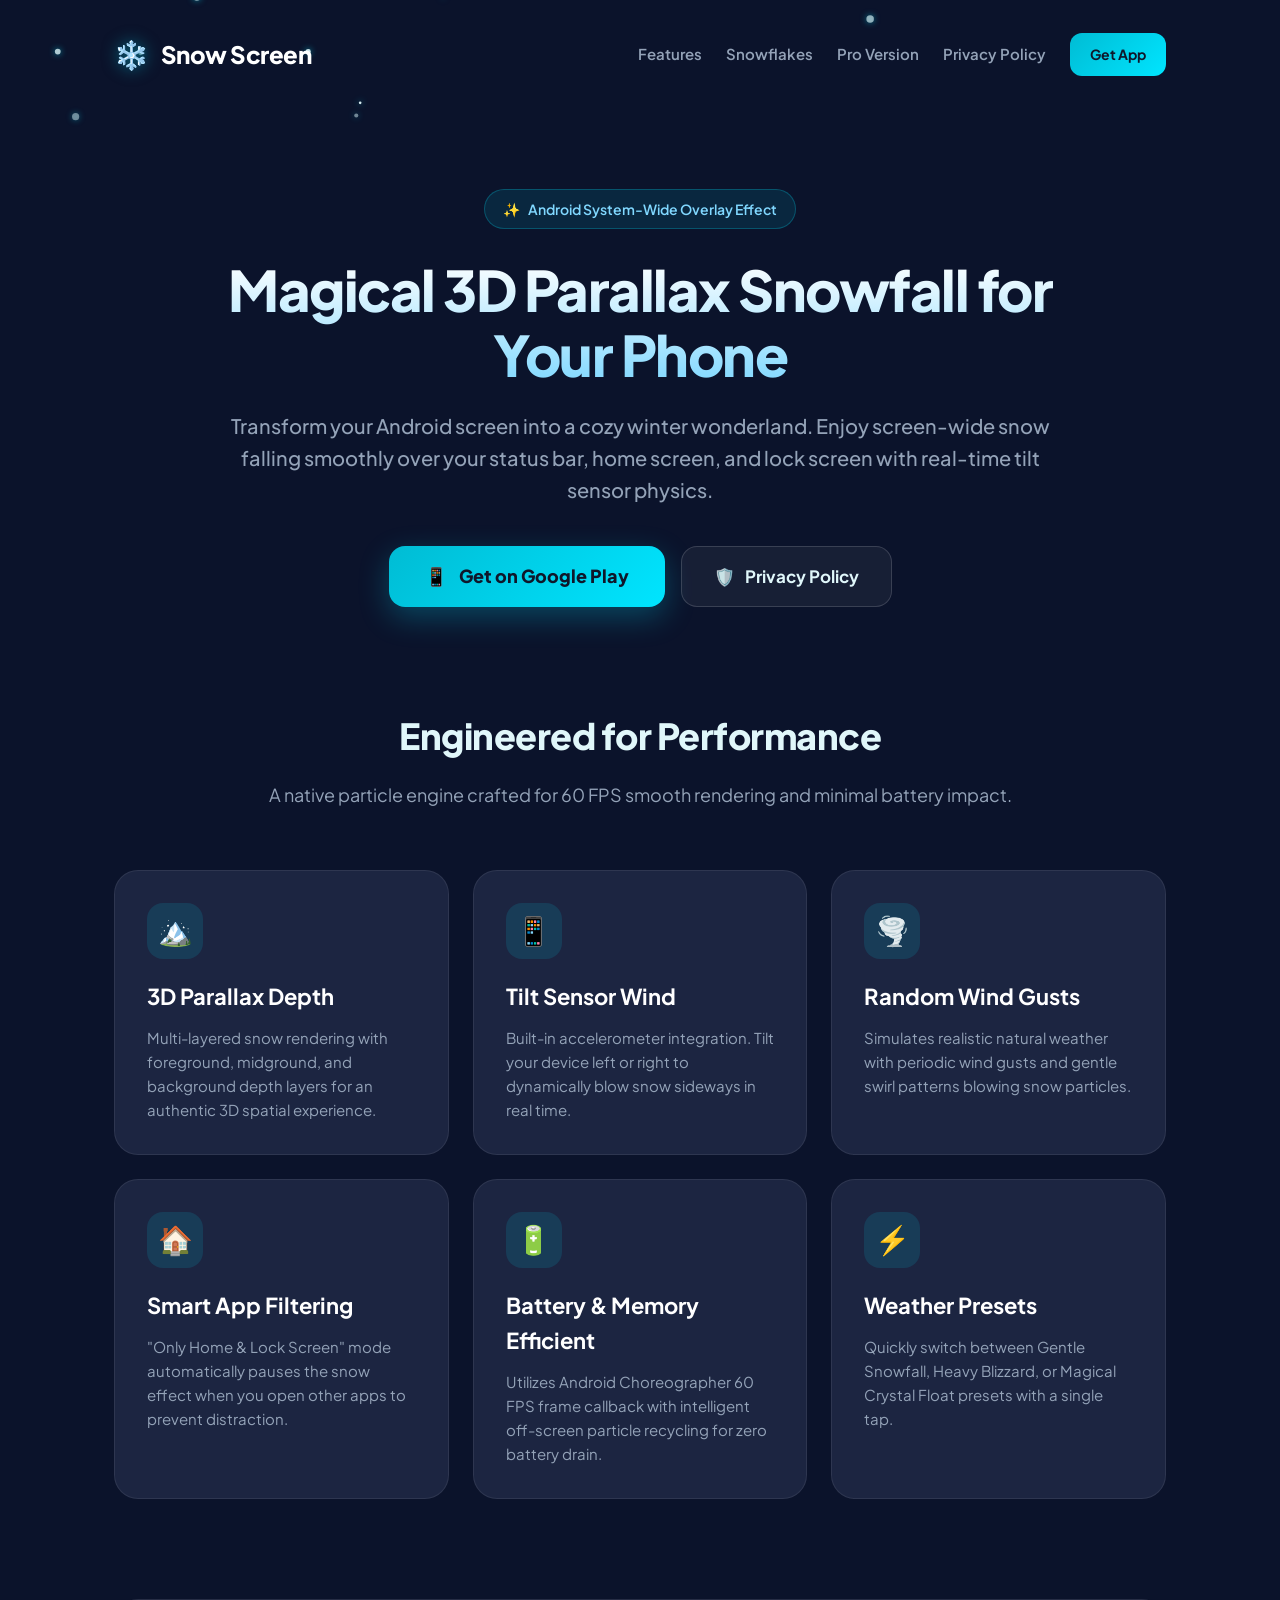
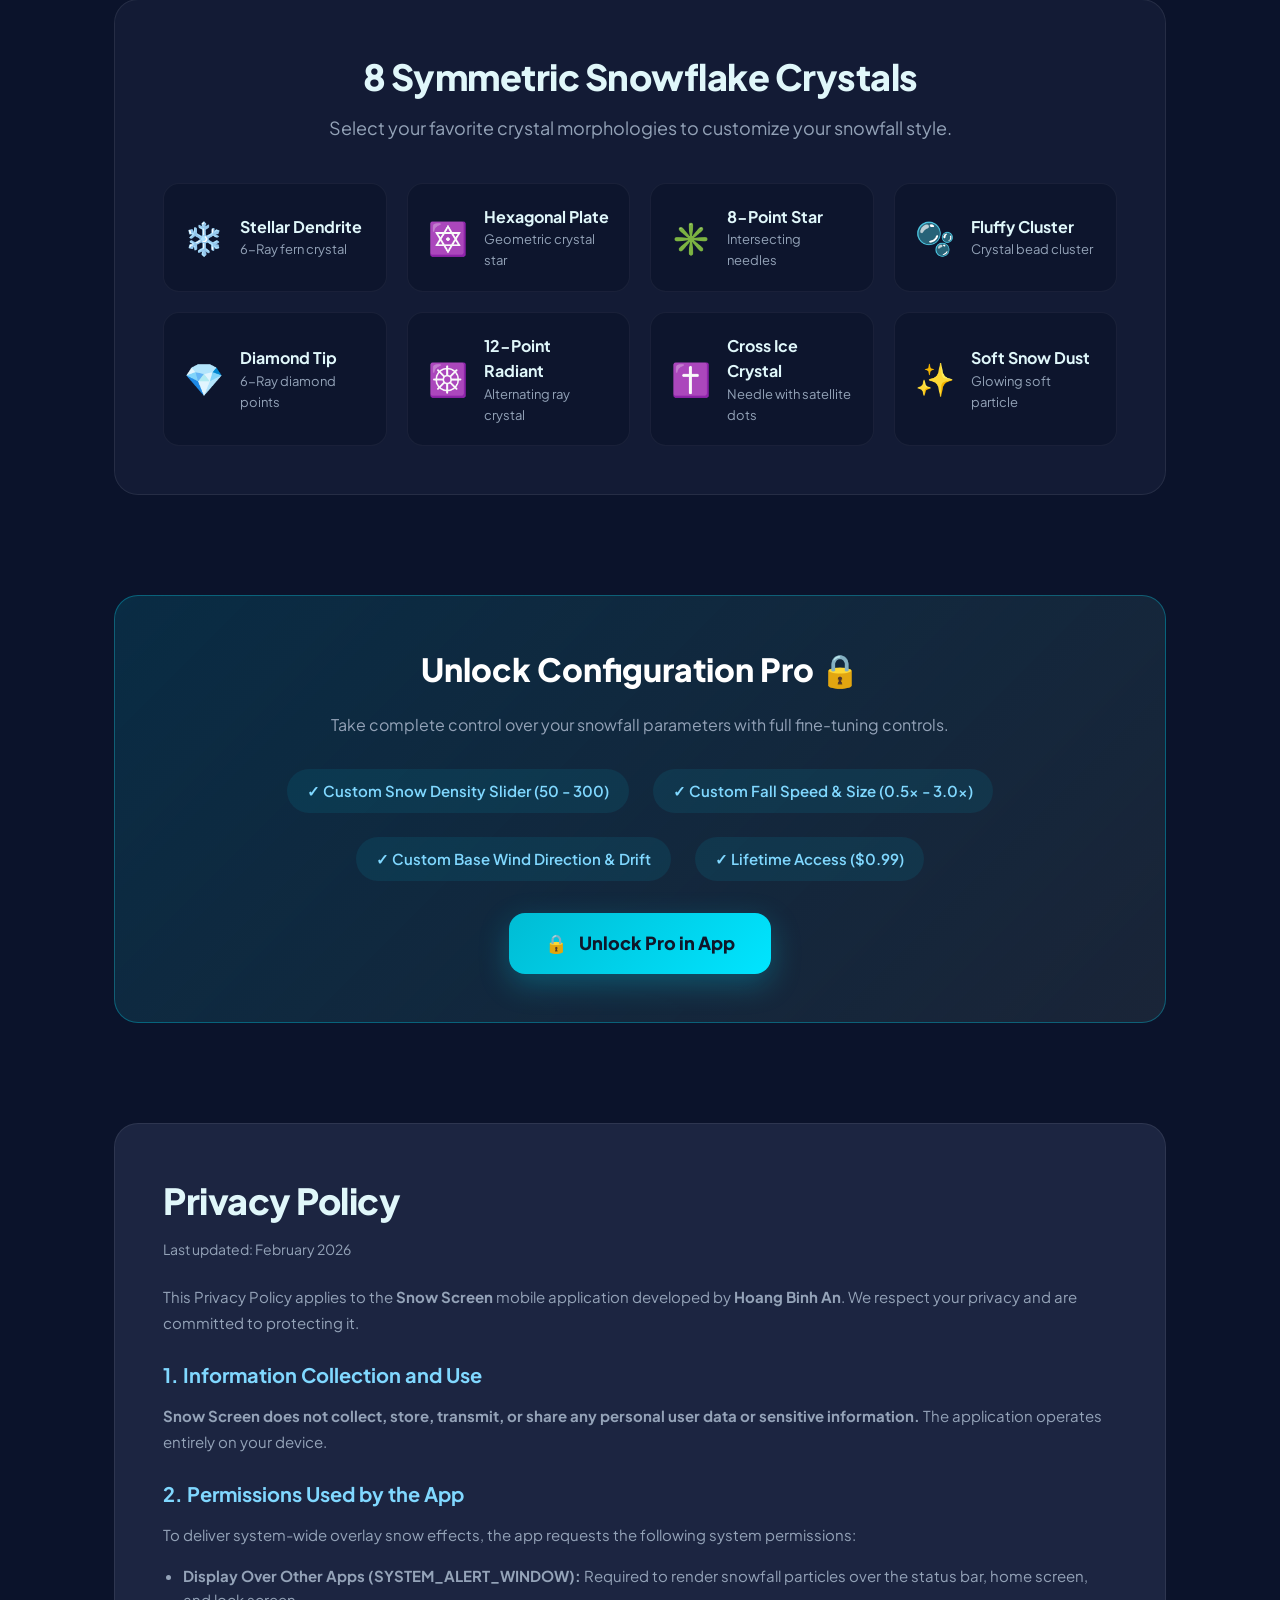
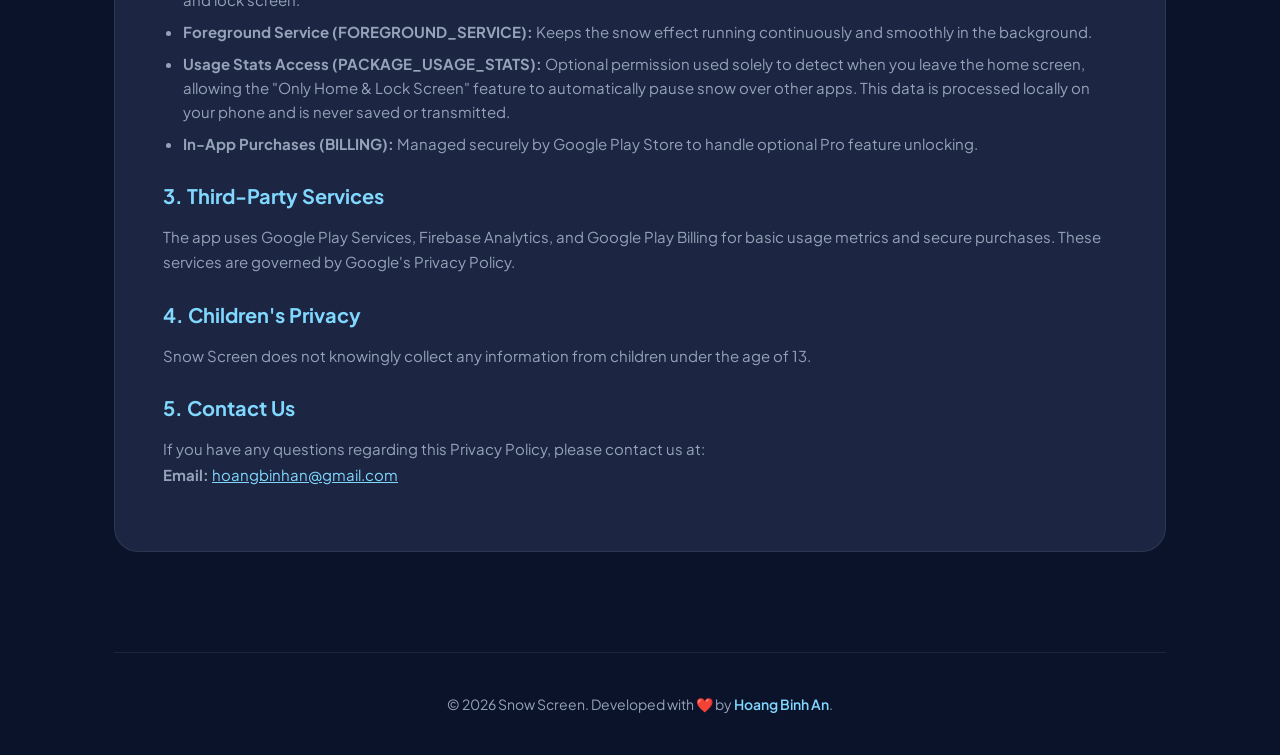
<file: landing-page/index.html>
<!DOCTYPE html>
<html lang="en">
<head>
    <meta charset="UTF-8">
    <meta name="viewport" content="width=device-width, initial-scale=1.0">
    <title>Snow Screen ❄️ - 3D Parallax Snowfall Overlay for Android</title>
    <meta name="description" content="Snow Screen brings a magical 3D parallax snowfall overlay to your Android status bar, home screen, and lock screen with tilt sensor wind physics and custom crystal shapes.">
    <link rel="preconnect" href="https://fonts.googleapis.com">
    <link rel="preconnect" href="https://fonts.gstatic.com" crossorigin>
    <link href="https://fonts.googleapis.com/css2?family=Plus+Jakarta+Sans:wght@400;500;600;700;800&display=swap" rel="stylesheet">
    <style>
        :root {
            --bg-dark: #0B132B;
            --bg-card: #1C2541;
            --bg-card-hover: #232F4E;
            --accent-cyan: #00BCD4;
            --accent-ice: #80D8FF;
            --text-light: #E0F7FA;
            --text-muted: #94A3B8;
            --radius-lg: 24px;
            --radius-md: 16px;
        }

        * {
            box-sizing: border-box;
            margin: 0;
            padding: 0;
        }

        body {
            font-family: 'Plus Jakarta Sans', -apple-system, BlinkMacSystemFont, sans-serif;
            background-color: var(--bg-dark);
            color: var(--text-light);
            line-height: 1.6;
            overflow-x: hidden;
            position: relative;
        }

        /* Snow Canvas Overlay */
        #snow-canvas {
            position: fixed;
            top: 0;
            left: 0;
            width: 100vw;
            height: 100vh;
            pointer-events: none;
            z-index: 10;
        }

        /* Container */
        .container {
            max-width: 1100px;
            margin: 0 auto;
            padding: 0 24px;
            position: relative;
            z-index: 20;
        }

        /* Navigation */
        nav {
            display: flex;
            justify-content: space-between;
            align-items: center;
            padding: 32px 0;
        }

        .brand {
            display: flex;
            align-items: center;
            gap: 12px;
            font-size: 24px;
            font-weight: 800;
            color: #FFFFFF;
            text-decoration: none;
            letter-spacing: -0.5px;
        }

        .brand-icon {
            font-size: 28px;
            filter: drop-shadow(0 0 8px rgba(0, 188, 212, 0.6));
        }

        .nav-links {
            display: flex;
            gap: 24px;
            align-items: center;
        }

        .nav-link {
            color: var(--text-muted);
            text-decoration: none;
            font-weight: 600;
            font-size: 15px;
            transition: color 0.2s ease;
        }

        .nav-link:hover {
            color: var(--accent-ice);
        }

        .btn-header {
            background: linear-gradient(135deg, #00BCD4 0%, #00E5FF 100%);
            color: #0F172A;
            padding: 10px 20px;
            border-radius: 12px;
            font-weight: 700;
            font-size: 14px;
            text-decoration: none;
            transition: transform 0.2s ease, box-shadow 0.2s ease;
        }

        .btn-header:hover {
            transform: translateY(-2px);
            box-shadow: 0 8px 20px rgba(0, 229, 255, 0.3);
        }

        /* Hero Section */
        .hero {
            padding: 80px 0 100px;
            text-align: center;
            max-width: 850px;
            margin: 0 auto;
        }

        .hero-badge {
            display: inline-flex;
            align-items: center;
            gap: 8px;
            background: rgba(0, 188, 212, 0.12);
            border: 1px solid rgba(0, 188, 212, 0.3);
            padding: 8px 18px;
            border-radius: 100px;
            color: var(--accent-ice);
            font-size: 14px;
            font-weight: 600;
            margin-bottom: 28px;
        }

        .hero-title {
            font-size: 56px;
            font-weight: 800;
            line-height: 1.15;
            letter-spacing: -1.5px;
            margin-bottom: 24px;
            background: linear-gradient(180deg, #FFFFFF 0%, #80D8FF 100%);
            -webkit-background-clip: text;
            -webkit-text-fill-color: transparent;
        }

        .hero-subtitle {
            font-size: 20px;
            color: var(--text-muted);
            margin-bottom: 40px;
            font-weight: 500;
            line-height: 1.6;
        }

        .hero-cta {
            display: flex;
            gap: 16px;
            justify-content: center;
            flex-wrap: wrap;
        }

        .btn-primary {
            background: linear-gradient(135deg, #00BCD4 0%, #00E5FF 100%);
            color: #0F172A;
            padding: 16px 36px;
            border-radius: var(--radius-md);
            font-weight: 800;
            font-size: 18px;
            text-decoration: none;
            display: inline-flex;
            align-items: center;
            gap: 12px;
            transition: all 0.25s ease;
            box-shadow: 0 10px 30px rgba(0, 229, 255, 0.25);
        }

        .btn-primary:hover {
            transform: translateY(-3px);
            box-shadow: 0 14px 40px rgba(0, 229, 255, 0.4);
        }

        .btn-secondary {
            background: rgba(255, 255, 255, 0.05);
            border: 1px solid rgba(255, 255, 255, 0.15);
            color: var(--text-light);
            padding: 16px 32px;
            border-radius: var(--radius-md);
            font-weight: 700;
            font-size: 17px;
            text-decoration: none;
            display: inline-flex;
            align-items: center;
            gap: 10px;
            transition: all 0.25s ease;
        }

        .btn-secondary:hover {
            background: rgba(255, 255, 255, 0.1);
            border-color: rgba(255, 255, 255, 0.3);
            transform: translateY(-2px);
        }

        /* Features Section */
        .section-title {
            text-align: center;
            font-size: 36px;
            font-weight: 800;
            margin-bottom: 16px;
            letter-spacing: -0.5px;
        }

        .section-subtitle {
            text-align: center;
            color: var(--text-muted);
            font-size: 18px;
            margin-bottom: 60px;
        }

        .features-grid {
            display: grid;
            grid-template-columns: repeat(auto-fit, minmax(320px, 1fr));
            gap: 24px;
            margin-bottom: 100px;
        }

        .feature-card {
            background-color: var(--bg-card);
            border: 1px solid rgba(255, 255, 255, 0.08);
            border-radius: var(--radius-lg);
            padding: 32px;
            transition: all 0.3s ease;
        }

        .feature-card:hover {
            background-color: var(--bg-card-hover);
            transform: translateY(-4px);
            border-color: rgba(0, 188, 212, 0.3);
        }

        .feature-icon {
            width: 56px;
            height: 56px;
            border-radius: 16px;
            background: rgba(0, 188, 212, 0.15);
            display: flex;
            align-items: center;
            justify-content: center;
            font-size: 28px;
            margin-bottom: 20px;
            color: var(--accent-ice);
        }

        .feature-title {
            font-size: 22px;
            font-weight: 700;
            margin-bottom: 12px;
            color: #FFFFFF;
        }

        .feature-desc {
            color: var(--text-muted);
            font-size: 15px;
            line-height: 1.6;
        }

        /* Shapes Showcase */
        .shapes-section {
            background: rgba(28, 37, 65, 0.5);
            border: 1px solid rgba(255, 255, 255, 0.08);
            border-radius: var(--radius-lg);
            padding: 48px;
            margin-bottom: 100px;
            backdrop-filter: blur(10px);
        }

        .shapes-grid {
            display: grid;
            grid-template-columns: repeat(auto-fit, minmax(220px, 1fr));
            gap: 20px;
            margin-top: 40px;
        }

        .shape-item {
            background: rgba(11, 19, 43, 0.6);
            border-radius: var(--radius-md);
            padding: 20px;
            display: flex;
            align-items: center;
            gap: 16px;
            border: 1px solid rgba(255, 255, 255, 0.05);
        }

        .shape-icon {
            font-size: 32px;
        }

        .shape-name {
            font-size: 16px;
            font-weight: 700;
            color: var(--text-light);
        }

        .shape-desc {
            font-size: 13px;
            color: var(--text-muted);
        }

        /* Pro Banner */
        .pro-banner {
            background: linear-gradient(135deg, rgba(0, 188, 212, 0.15) 0%, rgba(30, 41, 59, 0.8) 100%);
            border: 1px solid rgba(0, 229, 255, 0.3);
            border-radius: var(--radius-lg);
            padding: 48px;
            text-align: center;
            margin-bottom: 100px;
            position: relative;
            overflow: hidden;
        }

        .pro-title {
            font-size: 32px;
            font-weight: 800;
            margin-bottom: 16px;
            color: #FFFFFF;
        }

        .pro-desc {
            color: var(--text-muted);
            font-size: 16px;
            max-width: 650px;
            margin: 0 auto 32px;
        }

        .pro-list {
            display: flex;
            justify-content: center;
            gap: 24px;
            flex-wrap: wrap;
            margin-bottom: 32px;
        }

        .pro-item {
            display: flex;
            align-items: center;
            gap: 8px;
            font-size: 15px;
            font-weight: 600;
            color: var(--accent-ice);
            background: rgba(0, 188, 212, 0.1);
            padding: 10px 20px;
            border-radius: 100px;
        }

        /* Privacy Policy Card */
        .privacy-section {
            background-color: var(--bg-card);
            border: 1px solid rgba(255, 255, 255, 0.08);
            border-radius: var(--radius-lg);
            padding: 48px;
            margin-bottom: 100px;
            scroll-margin-top: 40px;
        }

        .privacy-content h3 {
            font-size: 20px;
            color: var(--accent-ice);
            margin: 24px 0 12px;
            font-weight: 700;
        }

        .privacy-content p {
            color: var(--text-muted);
            font-size: 15px;
            margin-bottom: 16px;
            line-height: 1.7;
        }

        .privacy-content ul {
            margin-left: 20px;
            color: var(--text-muted);
            font-size: 15px;
            margin-bottom: 16px;
        }

        .privacy-content li {
            margin-bottom: 8px;
        }

        /* Footer */
        footer {
            border-top: 1px solid rgba(255, 255, 255, 0.08);
            padding: 40px 0;
            text-align: center;
            color: var(--text-muted);
            font-size: 14px;
        }

        footer a {
            color: var(--accent-ice);
            text-decoration: none;
            font-weight: 600;
        }

        footer a:hover {
            text-decoration: underline;
        }

        /* Responsive */
        @media (max-width: 768px) {
            .hero-title {
                font-size: 40px;
            }

            .hero-subtitle {
                font-size: 17px;
            }

            .shapes-section, .privacy-section, .pro-banner {
                padding: 28px 20px;
            }

            .nav-links {
                display: none;
            }
        }
    </style>
</head>
<body>

    <!-- Snow Animation Canvas -->
    <canvas id="snow-canvas"></canvas>

    <div class="container">
        <!-- Header Nav -->
        <nav>
            <a href="#" class="brand">
                <span class="brand-icon">❄️</span>
                <span>Snow Screen</span>
            </a>
            <div class="nav-links">
                <a href="#features" class="nav-link">Features</a>
                <a href="#shapes" class="nav-link">Snowflakes</a>
                <a href="#pro" class="nav-link">Pro Version</a>
                <a href="#privacy" class="nav-link">Privacy Policy</a>
                <a href="#download" class="btn-header">Get App</a>
            </div>
        </nav>

        <!-- Hero Section -->
        <section class="hero">
            <div class="hero-badge">
                <span>✨</span> Android System-Wide Overlay Effect
            </div>
            <h1 class="hero-title">Magical 3D Parallax Snowfall for Your Phone</h1>
            <p class="hero-subtitle">
                Transform your Android screen into a cozy winter wonderland. Enjoy screen-wide snow falling smoothly over your status bar, home screen, and lock screen with real-time tilt sensor physics.
            </p>
            <div class="hero-cta" id="download">
                <a href="https://play.google.com/store/apps/details?id=com.hoangbinhan.snowscreen" class="btn-primary" target="_blank">
                    <span>📱</span> Get on Google Play
                </a>
                <a href="#privacy" class="btn-secondary">
                    <span>🛡️</span> Privacy Policy
                </a>
            </div>
        </section>

        <!-- Features Section -->
        <section id="features">
            <h2 class="section-title">Engineered for Performance</h2>
            <p class="section-subtitle">A native particle engine crafted for 60 FPS smooth rendering and minimal battery impact.</p>

            <div class="features-grid">
                <div class="feature-card">
                    <div class="feature-icon">🏔️</div>
                    <h3 class="feature-title">3D Parallax Depth</h3>
                    <p class="feature-desc">
                        Multi-layered snow rendering with foreground, midground, and background depth layers for an authentic 3D spatial experience.
                    </p>
                </div>

                <div class="feature-card">
                    <div class="feature-icon">📱</div>
                    <h3 class="feature-title">Tilt Sensor Wind</h3>
                    <p class="feature-desc">
                        Built-in accelerometer integration. Tilt your device left or right to dynamically blow snow sideways in real time.
                    </p>
                </div>

                <div class="feature-card">
                    <div class="feature-icon">🌪️</div>
                    <h3 class="feature-title">Random Wind Gusts</h3>
                    <p class="feature-desc">
                        Simulates realistic natural weather with periodic wind gusts and gentle swirl patterns blowing snow particles.
                    </p>
                </div>

                <div class="feature-card">
                    <div class="feature-icon">🏠</div>
                    <h3 class="feature-title">Smart App Filtering</h3>
                    <p class="feature-desc">
                        "Only Home & Lock Screen" mode automatically pauses the snow effect when you open other apps to prevent distraction.
                    </p>
                </div>

                <div class="feature-card">
                    <div class="feature-icon">🔋</div>
                    <h3 class="feature-title">Battery & Memory Efficient</h3>
                    <p class="feature-desc">
                        Utilizes Android Choreographer 60 FPS frame callback with intelligent off-screen particle recycling for zero battery drain.
                    </p>
                </div>

                <div class="feature-card">
                    <div class="feature-icon">⚡</div>
                    <h3 class="feature-title">Weather Presets</h3>
                    <p class="feature-desc">
                        Quickly switch between Gentle Snowfall, Heavy Blizzard, or Magical Crystal Float presets with a single tap.
                    </p>
                </div>
            </div>
        </section>

        <!-- Snowflake Shapes Showcase -->
        <section class="shapes-section" id="shapes">
            <h2 class="section-title" style="margin-bottom: 8px;">8 Symmetric Snowflake Crystals</h2>
            <p class="section-subtitle" style="margin-bottom: 0;">Select your favorite crystal morphologies to customize your snowfall style.</p>

            <div class="shapes-grid">
                <div class="shape-item">
                    <div class="shape-icon">❄️</div>
                    <div>
                        <div class="shape-name">Stellar Dendrite</div>
                        <div class="shape-desc">6-Ray fern crystal</div>
                    </div>
                </div>

                <div class="shape-item">
                    <div class="shape-icon">🔯</div>
                    <div>
                        <div class="shape-name">Hexagonal Plate</div>
                        <div class="shape-desc">Geometric crystal star</div>
                    </div>
                </div>

                <div class="shape-item">
                    <div class="shape-icon">✳️</div>
                    <div>
                        <div class="shape-name">8-Point Star</div>
                        <div class="shape-desc">Intersecting needles</div>
                    </div>
                </div>

                <div class="shape-item">
                    <div class="shape-icon">🫧</div>
                    <div>
                        <div class="shape-name">Fluffy Cluster</div>
                        <div class="shape-desc">Crystal bead cluster</div>
                    </div>
                </div>

                <div class="shape-item">
                    <div class="shape-icon">💎</div>
                    <div>
                        <div class="shape-name">Diamond Tip</div>
                        <div class="shape-desc">6-Ray diamond points</div>
                    </div>
                </div>

                <div class="shape-item">
                    <div class="shape-icon">☸️</div>
                    <div>
                        <div class="shape-name">12-Point Radiant</div>
                        <div class="shape-desc">Alternating ray crystal</div>
                    </div>
                </div>

                <div class="shape-item">
                    <div class="shape-icon">✝️</div>
                    <div>
                        <div class="shape-name">Cross Ice Crystal</div>
                        <div class="shape-desc">Needle with satellite dots</div>
                    </div>
                </div>

                <div class="shape-item">
                    <div class="shape-icon">✨</div>
                    <div>
                        <div class="shape-name">Soft Snow Dust</div>
                        <div class="shape-desc">Glowing soft particle</div>
                    </div>
                </div>
            </div>
        </section>

        <!-- Pro Version Section -->
        <section class="pro-banner" id="pro">
            <h2 class="pro-title">Unlock Configuration Pro 🔒</h2>
            <p class="pro-desc">Take complete control over your snowfall parameters with full fine-tuning controls.</p>

            <div class="pro-list">
                <div class="pro-item">✓ Custom Snow Density Slider (50 - 300)</div>
                <div class="pro-item">✓ Custom Fall Speed & Size (0.5x - 3.0x)</div>
                <div class="pro-item">✓ Custom Base Wind Direction & Drift</div>
                <div class="pro-item">✓ Lifetime Access ($0.99)</div>
            </div>

            <a href="https://play.google.com/store/apps/details?id=com.hoangbinhan.snowscreen" class="btn-primary" target="_blank">
                <span>🔒</span> Unlock Pro in App
            </a>
        </section>

        <!-- Privacy Policy Section -->
        <section class="privacy-section" id="privacy">
            <h2 class="section-title" style="text-align: left; margin-bottom: 8px;">Privacy Policy</h2>
            <p style="color: var(--text-muted); font-size: 14px; margin-bottom: 24px;">Last updated: February 2026</p>

            <div class="privacy-content">
                <p>
                    This Privacy Policy applies to the <strong>Snow Screen</strong> mobile application developed by <strong>Hoang Binh An</strong>. We respect your privacy and are committed to protecting it.
                </p>

                <h3>1. Information Collection and Use</h3>
                <p>
                    <strong>Snow Screen does not collect, store, transmit, or share any personal user data or sensitive information.</strong> The application operates entirely on your device.
                </p>

                <h3>2. Permissions Used by the App</h3>
                <p>To deliver system-wide overlay snow effects, the app requests the following system permissions:</p>
                <ul>
                    <li><strong>Display Over Other Apps (SYSTEM_ALERT_WINDOW):</strong> Required to render snowfall particles over the status bar, home screen, and lock screen.</li>
                    <li><strong>Foreground Service (FOREGROUND_SERVICE):</strong> Keeps the snow effect running continuously and smoothly in the background.</li>
                    <li><strong>Usage Stats Access (PACKAGE_USAGE_STATS):</strong> Optional permission used solely to detect when you leave the home screen, allowing the "Only Home & Lock Screen" feature to automatically pause snow over other apps. This data is processed locally on your phone and is never saved or transmitted.</li>
                    <li><strong>In-App Purchases (BILLING):</strong> Managed securely by Google Play Store to handle optional Pro feature unlocking.</li>
                </ul>

                <h3>3. Third-Party Services</h3>
                <p>
                    The app uses Google Play Services, Firebase Analytics, and Google Play Billing for basic usage metrics and secure purchases. These services are governed by Google's Privacy Policy.
                </p>

                <h3>4. Children's Privacy</h3>
                <p>
                    Snow Screen does not knowingly collect any information from children under the age of 13.
                </p>

                <h3>5. Contact Us</h3>
                <p>
                    If you have any questions regarding this Privacy Policy, please contact us at: <br>
                    <strong>Email:</strong> <a href="mailto:hoangbinhan@gmail.com" style="color: var(--accent-ice);">hoangbinhan@gmail.com</a>
                </p>
            </div>
        </section>

        <!-- Footer -->
        <footer>
            <p>© 2026 Snow Screen. Developed with ❤️ by <a href="https://github.com/hoangbinhan/SnowScreen" target="_blank">Hoang Binh An</a>.</p>
        </footer>
    </div>

    <!-- JavaScript Lightweight Snowfall Animation for Web -->
    <script>
        const canvas = document.getElementById('snow-canvas');
        const ctx = canvas.getContext('2d');

        let width = canvas.width = window.innerWidth;
        let height = canvas.height = window.innerHeight;

        window.addEventListener('resize', () => {
            width = canvas.width = window.innerWidth;
            height = canvas.height = window.innerHeight;
        });

        class Flake {
            constructor() {
                this.reset();
            }

            reset() {
                this.x = Math.random() * width;
                this.y = Math.random() * -height;
                this.radius = Math.random() * 3 + 1;
                this.speed = Math.random() * 1.2 + 0.8;
                this.wind = Math.random() * 0.8 - 0.4;
                this.opacity = Math.random() * 0.7 + 0.3;
            }

            update() {
                this.y += this.speed;
                this.x += this.wind + Math.sin(this.y * 0.01) * 0.3;

                if (this.y > height) {
                    this.reset();
                    this.y = 0;
                }
            }

            draw() {
                ctx.beginPath();
                ctx.arc(this.x, this.y, this.radius, 0, Math.PI * 2);
                ctx.fillStyle = `rgba(224, 247, 250, ${this.opacity})`;
                ctx.shadowBlur = 6;
                ctx.shadowColor = 'rgba(0, 229, 255, 0.8)';
                ctx.fill();
            }
        }

        const flakes = Array.from({ length: 60 }, () => new Flake());

        function animate() {
            ctx.clearRect(0, 0, width, height);
            flakes.forEach(flake => {
                flake.update();
                flake.draw();
            });
            requestAnimationFrame(animate);
        }

        animate();
    </script>
</body>
</html>
</file>
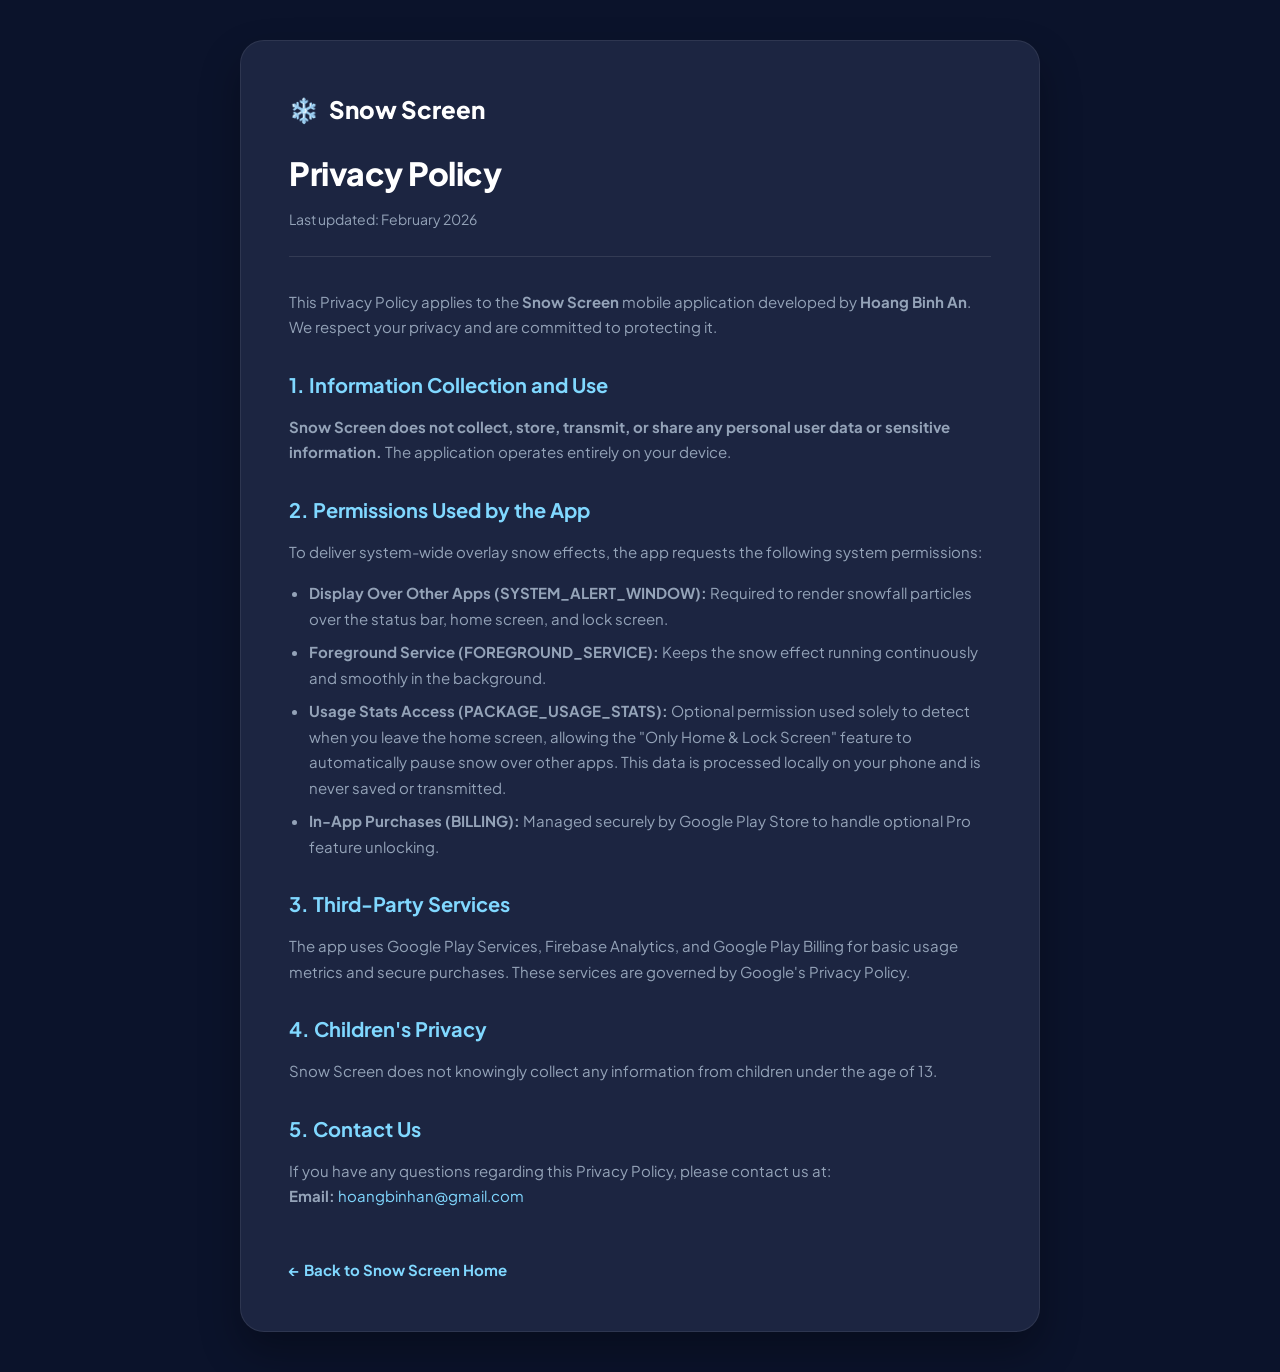
<file: landing-page/privacy.html>
<!DOCTYPE html>
<html lang="en">
<head>
    <meta charset="UTF-8">
    <meta name="viewport" content="width=device-width, initial-scale=1.0">
    <title>Privacy Policy - Snow Screen ❄️</title>
    <meta name="description" content="Privacy Policy for Snow Screen Android application. We respect your privacy and do not collect any personal user data.">
    <link rel="preconnect" href="https://fonts.googleapis.com">
    <link rel="preconnect" href="https://fonts.gstatic.com" crossorigin>
    <link href="https://fonts.googleapis.com/css2?family=Plus+Jakarta+Sans:wght@400;500;600;700;800&display=swap" rel="stylesheet">
    <style>
        :root {
            --bg-dark: #0B132B;
            --bg-card: #1C2541;
            --accent-cyan: #00BCD4;
            --accent-ice: #80D8FF;
            --text-light: #E0F7FA;
            --text-muted: #94A3B8;
            --radius-lg: 24px;
        }

        * {
            box-sizing: border-box;
            margin: 0;
            padding: 0;
        }

        body {
            font-family: 'Plus Jakarta Sans', -apple-system, BlinkMacSystemFont, sans-serif;
            background-color: var(--bg-dark);
            color: var(--text-light);
            line-height: 1.7;
            padding: 40px 20px;
        }

        .container {
            max-width: 800px;
            margin: 0 auto;
            background-color: var(--bg-card);
            border: 1px solid rgba(255, 255, 255, 0.08);
            border-radius: var(--radius-lg);
            padding: 48px;
            box-shadow: 0 20px 40px rgba(0, 0, 0, 0.3);
        }

        .header {
            border-bottom: 1px solid rgba(255, 255, 255, 0.1);
            padding-bottom: 24px;
            margin-bottom: 32px;
        }

        .brand {
            display: inline-flex;
            align-items: center;
            gap: 10px;
            font-size: 24px;
            font-weight: 800;
            color: #FFFFFF;
            text-decoration: none;
            margin-bottom: 16px;
        }

        h1 {
            font-size: 32px;
            font-weight: 800;
            color: #FFFFFF;
            letter-spacing: -0.5px;
        }

        .last-updated {
            color: var(--text-muted);
            font-size: 14px;
            margin-top: 8px;
        }

        h2 {
            font-size: 20px;
            color: var(--accent-ice);
            margin: 28px 0 12px;
            font-weight: 700;
        }

        p {
            color: var(--text-muted);
            font-size: 15px;
            margin-bottom: 16px;
        }

        ul {
            margin-left: 20px;
            color: var(--text-muted);
            font-size: 15px;
            margin-bottom: 16px;
        }

        li {
            margin-bottom: 8px;
        }

        a {
            color: var(--accent-ice);
            text-decoration: none;
        }

        a:hover {
            text-decoration: underline;
        }

        .back-link {
            display: inline-block;
            margin-top: 32px;
            font-weight: 700;
            font-size: 15px;
        }

        @media (max-width: 600px) {
            .container {
                padding: 24px;
            }
            h1 {
                font-size: 26px;
            }
        }
    </style>
</head>
<body>

    <div class="container">
        <div class="header">
            <a href="index.html" class="brand">
                <span>❄️</span>
                <span>Snow Screen</span>
            </a>
            <h1>Privacy Policy</h1>
            <div class="last-updated">Last updated: February 2026</div>
        </div>

        <p>
            This Privacy Policy applies to the <strong>Snow Screen</strong> mobile application developed by <strong>Hoang Binh An</strong>. We respect your privacy and are committed to protecting it.
        </p>

        <h2>1. Information Collection and Use</h2>
        <p>
            <strong>Snow Screen does not collect, store, transmit, or share any personal user data or sensitive information.</strong> The application operates entirely on your device.
        </p>

        <h2>2. Permissions Used by the App</h2>
        <p>To deliver system-wide overlay snow effects, the app requests the following system permissions:</p>
        <ul>
            <li><strong>Display Over Other Apps (SYSTEM_ALERT_WINDOW):</strong> Required to render snowfall particles over the status bar, home screen, and lock screen.</li>
            <li><strong>Foreground Service (FOREGROUND_SERVICE):</strong> Keeps the snow effect running continuously and smoothly in the background.</li>
            <li><strong>Usage Stats Access (PACKAGE_USAGE_STATS):</strong> Optional permission used solely to detect when you leave the home screen, allowing the "Only Home & Lock Screen" feature to automatically pause snow over other apps. This data is processed locally on your phone and is never saved or transmitted.</li>
            <li><strong>In-App Purchases (BILLING):</strong> Managed securely by Google Play Store to handle optional Pro feature unlocking.</li>
        </ul>

        <h2>3. Third-Party Services</h2>
        <p>
            The app uses Google Play Services, Firebase Analytics, and Google Play Billing for basic usage metrics and secure purchases. These services are governed by Google's Privacy Policy.
        </p>

        <h2>4. Children's Privacy</h2>
        <p>
            Snow Screen does not knowingly collect any information from children under the age of 13.
        </p>

        <h2>5. Contact Us</h2>
        <p>
            If you have any questions regarding this Privacy Policy, please contact us at: <br>
            <strong>Email:</strong> <a href="mailto:hoangbinhan@gmail.com">hoangbinhan@gmail.com</a>
        </p>

        <a href="index.html" class="back-link">← Back to Snow Screen Home</a>
    </div>

</body>
</html>
</file>
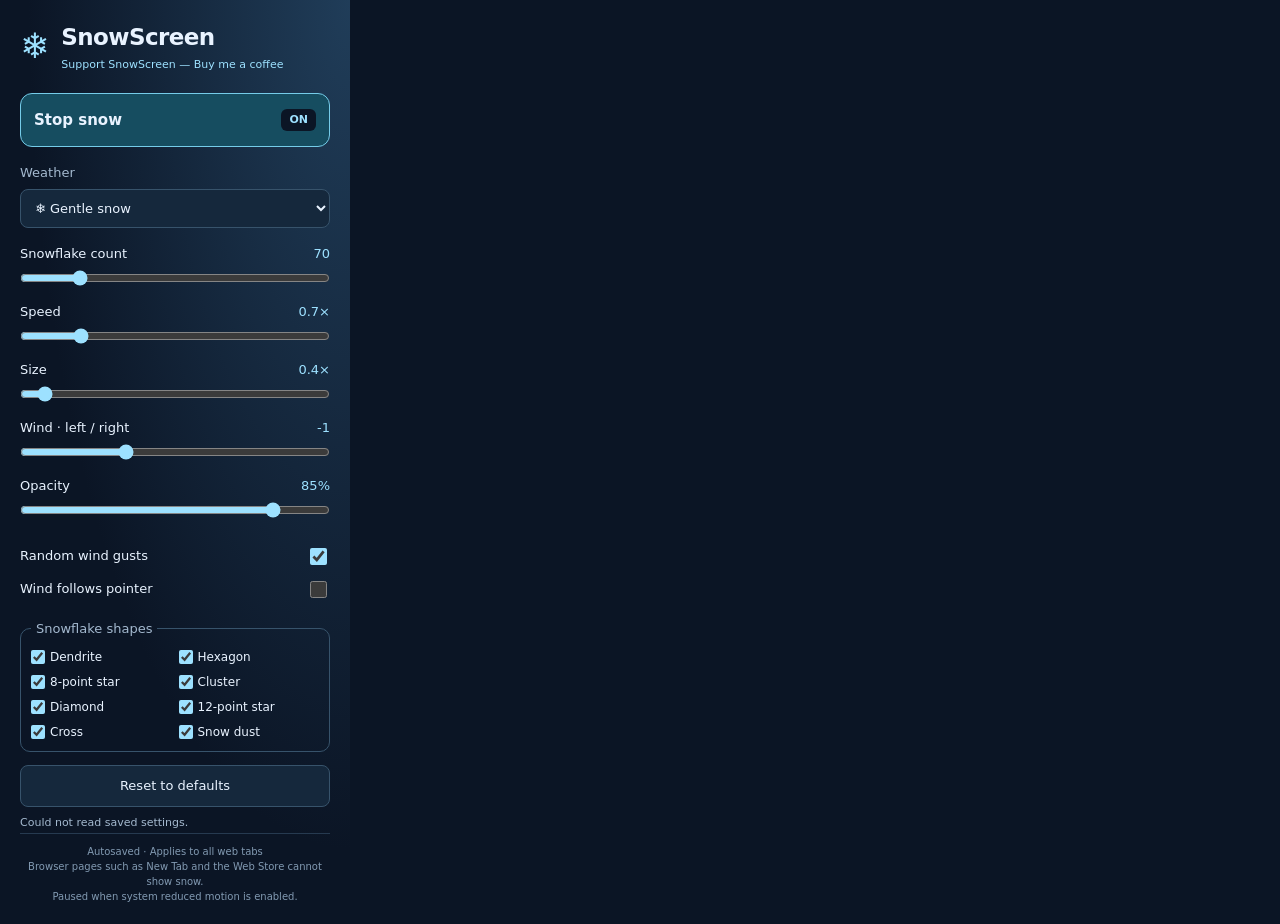
<file: web/extension/popup.html>
<!doctype html>
<html lang="en">
<head>
  <meta charset="utf-8">
  <meta name="viewport" content="width=device-width, initial-scale=1">
  <title>SnowScreen</title>
  <link rel="stylesheet" href="popup.css">
</head>
<body>
  <header><span class="logo" aria-hidden="true">❄</span><div><h1>SnowScreen</h1><p><a class="donate" href="https://buymeacoffee.com/hoangbinha7" target="_blank" rel="noopener noreferrer">Support SnowScreen — Buy me a coffee</a></p></div></header>
  <main>
    <button id="enabled" class="power" type="button" aria-pressed="false" disabled><span id="power-label">Start snow</span><span id="power-state">OFF</span></button>
    <label class="field" for="preset">Weather</label>
    <select id="preset"><option value="gentle">❄ Gentle snow</option><option value="blizzard">🌨 Blizzard</option><option value="magical">✨ Magical</option><option value="custom">Custom</option></select>
    <div class="sliders">
      <label for="count">Snowflake count <output id="count-value"></output></label><input id="count" type="range" min="10" max="350" step="1">
      <label for="speed">Speed <output id="speed-value"></output></label><input id="speed" type="range" min="0.2" max="3" step="0.1">
      <label for="size">Size <output id="size-value"></output></label><input id="size" type="range" min="0.3" max="2" step="0.1">
      <label for="wind">Wind · left / right <output id="wind-value"></output></label><input id="wind" type="range" min="-3" max="3" step="0.1">
      <label for="opacity">Opacity <output id="opacity-value"></output></label><input id="opacity" type="range" min="0.1" max="1" step="0.05">
    </div>
    <label class="option">Random wind gusts <input id="gusts" type="checkbox"></label>
    <label class="option">Wind follows pointer <input id="pointerWind" type="checkbox"></label>
    <fieldset><legend>Snowflake shapes</legend><div class="shapes">
      <label><input type="checkbox" name="shape" value="0"> Dendrite</label><label><input type="checkbox" name="shape" value="1"> Hexagon</label>
      <label><input type="checkbox" name="shape" value="2"> 8-point star</label><label><input type="checkbox" name="shape" value="3"> Cluster</label>
      <label><input type="checkbox" name="shape" value="4"> Diamond</label><label><input type="checkbox" name="shape" value="5"> 12-point star</label>
      <label><input type="checkbox" name="shape" value="6"> Cross</label><label><input type="checkbox" name="shape" value="7"> Snow dust</label>
    </div></fieldset>
    <button id="reset" type="button">Reset to defaults</button>
    <p id="status" role="status" aria-live="polite"></p>
  </main>
  <footer>Autosaved · Applies to all web tabs<br>Browser pages such as New Tab and the Web Store cannot show snow.<br>Paused when system reduced motion is enabled.</footer>
  <script src="settings.js"></script><script src="popup.js"></script>
</body>
</html>
</file>
<file: web/extension/popup.css>
:root { color-scheme: dark; font: 13px/1.5 system-ui, sans-serif; color: #e9f3ff; background: #0b1525; }
* { box-sizing: border-box; }
body { width: 350px; margin: 0; padding: 20px; background: radial-gradient(ellipse at top right, #203d59, transparent 65%); }
header { display: flex; align-items: center; gap: 12px; margin-bottom: 20px; }
.logo { font-size: 35px; color: #9de1ff; }
.donate { color: #9de1ff; text-decoration: none; }
.donate:hover { color: #d5f2ff; text-decoration: underline; }
h1 { font-size: 23px; letter-spacing: -.6px; margin: 0; }
header p { font-size: 11px; margin: 2px 0 0; color: #a4b9cf; }
.power { position: relative; overflow: hidden; isolation: isolate; display: flex; justify-content: space-between; align-items: center; min-height: 54px; padding: 13px; border: 1px solid #37536b; border-radius: 12px; background: #20354b; font-size: 15px; font-weight: 600; margin-bottom: 16px; }
.power[aria-pressed=false] { background: #89dcff; color: #082a40; border-color: #c1eeff; box-shadow: 0 4px 18px #58c7ff40; }
.power[aria-pressed=false]:hover { background: #b1e9ff; }
.power[aria-pressed=false]:not(:disabled)::before { content: ''; position: absolute; inset: -50% auto -50% -60%; width: 45%; background: linear-gradient(90deg, transparent, #ffffff90, transparent); transform: skewX(-20deg); animation: snow-sweep 3.5s ease-in-out infinite; pointer-events: none; z-index: -1; }
@keyframes snow-sweep { 0%, 20% { left: -60%; } 65%, 100% { left: 130%; } }
@media (prefers-reduced-motion: reduce) { .power[aria-pressed=false]:not(:disabled)::before { animation: none; display: none; } }
.power[aria-pressed=true] { background: #164d60; border-color: #75cce9; }
.power[aria-pressed=true]:hover { background: #1d6075; }
#power-state { font-size: 11px; padding: 3px 8px; border-radius: 6px; background: #0b1525; color: #9de1ff; }
button:disabled { opacity: .5; cursor: wait; }
input { accent-color: #9de1ff; }
input[type=checkbox] { width: 17px; height: 17px; cursor: pointer; }
.field { display: block; margin-bottom: 6px; color: #a4b9cf; }
select, button { width: 100%; border: 1px solid #37536b; border-radius: 8px; background: #15283c; color: #e9f3ff; padding: 10px; font: inherit; cursor: pointer; }
.sliders { margin: 16px 0; }
.sliders label { display: flex; justify-content: space-between; margin-top: 10px; }
output { color: #9de1ff; font-variant-numeric: tabular-nums; }
input[type=range] { width: 100%; margin: 7px 0 0; cursor: pointer; }
.option { display: flex; align-items: center; justify-content: space-between; padding: 5px 0; }
fieldset { margin: 13px 0; border: 1px solid #37536b; border-radius: 10px; padding: 10px; }
legend { color: #a4b9cf; padding: 0 5px; }
.shapes { display: grid; grid-template-columns: 1fr 1fr; gap: 7px; }
.shapes label { display: flex; align-items: center; gap: 5px; font-size: 12px; }
.shapes input { margin: 0; width: 14px; height: 14px; }
button:hover { background: #25435e; }
:focus-visible { outline: 2px solid #9de1ff; outline-offset: 3px; }
#status { min-height: 18px; margin: 8px 0 0; font-size: 11px; color: #a4b9cf; }
footer { color: #829ab2; font-size: 10px; text-align: center; padding-top: 10px; border-top: 1px solid #263a50; }
</file>
